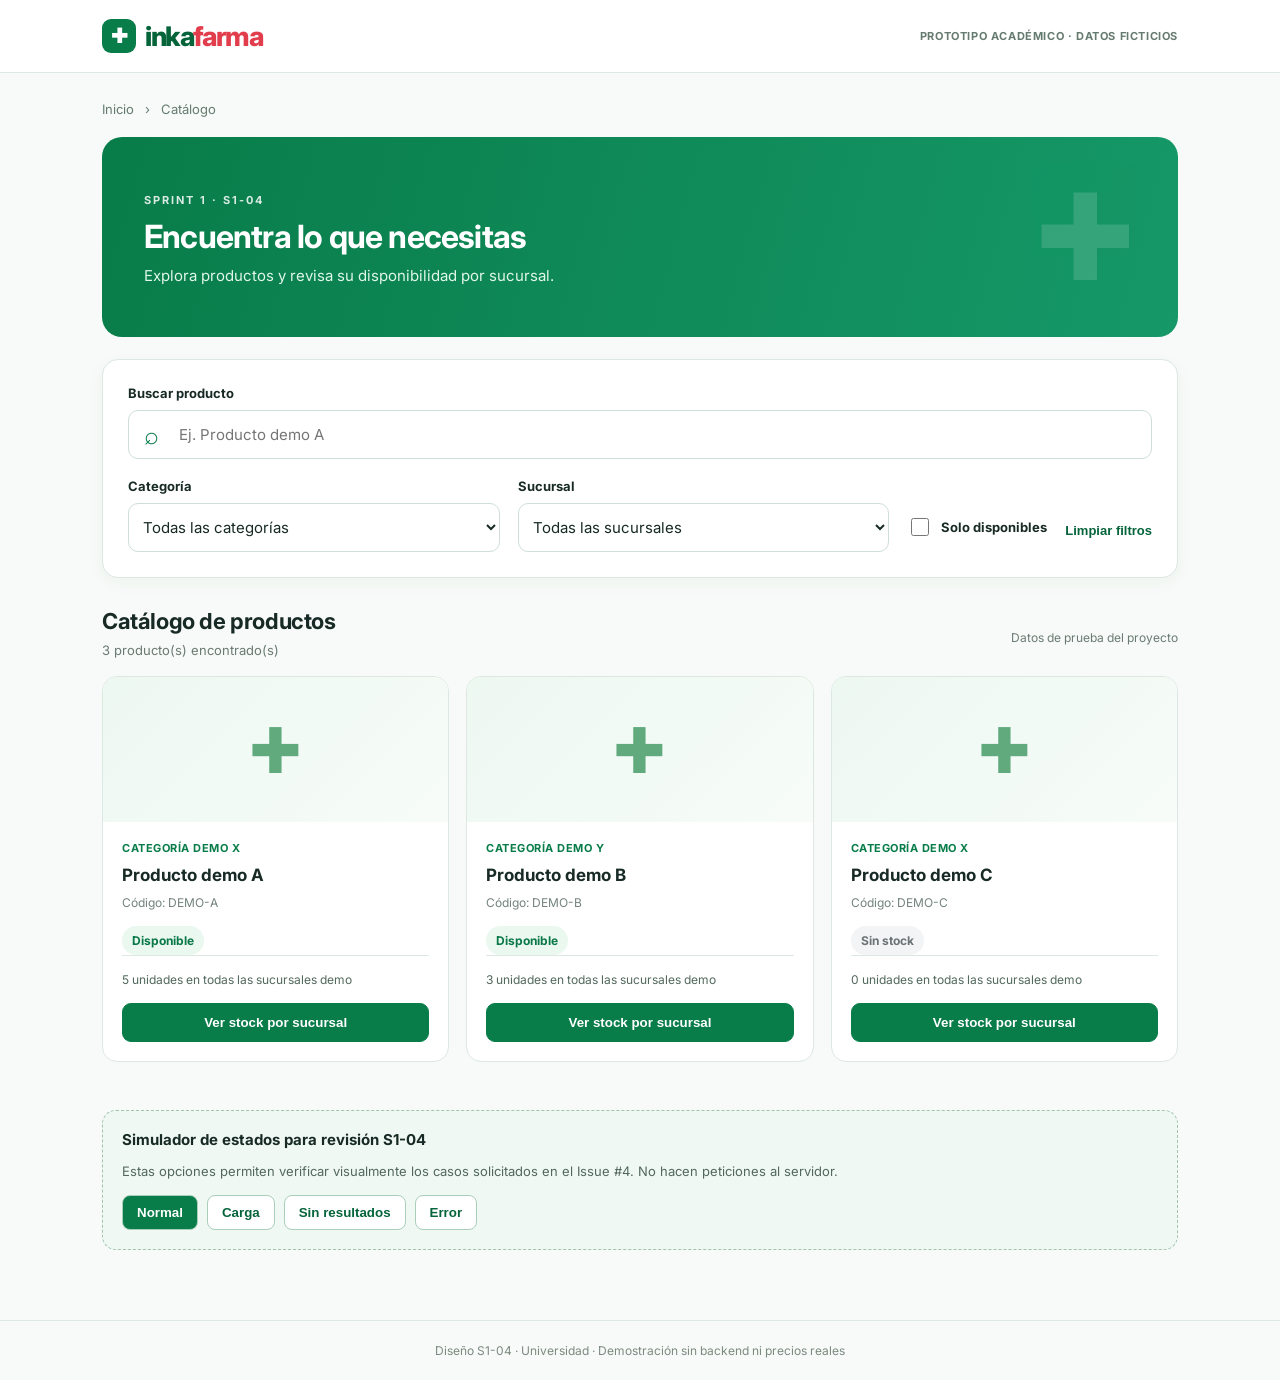
<file: docs/04-diseño/Inkafarma_S1-04_demo.html>
<!doctype html>
<html lang="es"><head><meta charset="utf-8"><meta name="viewport" content="width=device-width, initial-scale=1"><title>Inkafarma — prototipo S1-04</title><style>@import url('https://fonts.googleapis.com/css2?family=Inter:wght@400;500;600;700;800&display=swap');
:root{--green:#087c49;--green-dark:#05643a;--mint:#eaf8f0;--ink:#182a25;--muted:#62746e;--line:#dce8e1;--bg:#f7faf8}*{box-sizing:border-box}body{margin:0;background:var(--bg);color:var(--ink);font-family:Inter,Arial,sans-serif;font-size:15px}.top{background:white;border-bottom:1px solid var(--line)}.header-inner{max-width:1120px;margin:auto;display:flex;align-items:center;justify-content:space-between;padding:19px 22px}.brand{font-size:27px;letter-spacing:-1.4px;font-weight:800;color:var(--green-dark);display:flex;gap:9px;align-items:center}.brand-icon{background:var(--green);color:white;border-radius:9px;font-size:20px;line-height:34px;text-align:center;width:34px}.brand-accent{color:#e23d4d}.prototype{color:#667b70;font-size:11px;letter-spacing:.6px;font-weight:700}.shell{max-width:1120px;padding:24px 22px 70px;margin:auto}.crumb{font-size:13px;color:#667b70;margin:4px 0 20px}.crumb span{padding:0 7px}.hero{background:linear-gradient(105deg,#087c49,#169868);color:white;border-radius:20px;padding:40px 42px;display:flex;justify-content:space-between;align-items:center;overflow:hidden}.hero h1{font-size:32px;margin:9px 0 10px;letter-spacing:-.8px}.hero p{margin:0;color:#e1f7e9}.eyebrow{letter-spacing:2px;font-size:11px;font-weight:700;opacity:.85}.hero-decor{font-size:120px;opacity:.14;line-height:1}.controls{background:#fff;padding:25px;margin-top:22px;border-radius:16px;border:1px solid var(--line);box-shadow:0 5px 17px #11442b0a}label{display:block;font-weight:700;font-size:13px;margin-bottom:9px}.input-wrap{border:1px solid #cedfd5;border-radius:10px;display:flex;align-items:center;gap:12px;padding:0 15px;background:#fff}.input-wrap span{font-size:25px;color:var(--green)}input[type=text],input:not([type]),select{width:100%;border:0;background:white;color:var(--ink);font:inherit;padding:14px 8px;outline:none}.input-wrap:focus-within,select:focus-visible{outline:3px solid #90dfb8;outline-offset:1px}select{border:1px solid #cedfd5;border-radius:10px;min-width:0;padding:13px 10px}.filters{display:grid;grid-template-columns:1fr 1fr auto auto;gap:18px;align-items:end;margin-top:19px}.toggle{display:flex;gap:9px;align-items:center;padding:13px 0;margin:0;white-space:nowrap}.toggle input{accent-color:var(--green);width:18px;height:18px}.linkbtn{background:none;border:0;color:var(--green-dark);font-weight:700;font-size:13px;cursor:pointer;padding:14px 0}.linkbtn:hover{text-decoration:underline}.listing{padding:30px 0}.listing-head{display:flex;justify-content:space-between;align-items:center;margin-bottom:18px}.listing h2{font-size:22px;letter-spacing:-.4px;margin:0}.muted,.source-note{color:#6b7b73;font-size:13px;margin:8px 0 0}.source-note{font-size:12px}.cards{display:grid;grid-template-columns:repeat(3,minmax(0,1fr));gap:17px}.product{background:white;border:1px solid var(--line);border-radius:15px;overflow:hidden;display:flex;flex-direction:column}.art{background:linear-gradient(135deg,#edf8f1,#f7fcf9);height:145px;display:flex;align-items:center;justify-content:center;color:#61aa7e;font-size:63px}.product-body{padding:19px;flex:1;display:flex;flex-direction:column}.tag{color:var(--green);font-weight:700;font-size:11px;letter-spacing:.5px;text-transform:uppercase}.product h3{margin:10px 0;font-size:17px}.product .code{font-size:12px;color:#73837c;margin:0 0 16px}.pill{display:inline-block;font-weight:700;font-size:12px;border-radius:20px;padding:7px 10px;background:var(--mint);color:#0b7847}.pill.off{background:#f3f4f5;color:#6c7374}.product .bottom{border-top:1px solid var(--line);padding-top:14px;margin-top:auto}.availability{font-size:12px;line-height:1.7;margin:0 0 13px;color:#52685d}.action{background:var(--green);border:1px solid var(--green);color:white;border-radius:9px;padding:11px 13px;font-weight:700;cursor:pointer;width:100%}.action:hover{background:var(--green-dark)}.action:focus-visible,button:focus-visible,input:focus-visible{outline:3px solid #90dfb8;outline-offset:2px}.detail{margin-top:13px;background:#f5faf7;border-radius:8px;padding:11px;font-size:12px}.detail div{display:flex;justify-content:space-between;gap:8px;padding:7px 0}.detail div+div{border-top:1px solid var(--line)}.hidden{display:none!important}.status{text-align:center;background:white;border:1px dashed #c9dfd1;border-radius:15px;padding:42px 20px;color:#52685d}.status h3{color:var(--ink);margin:8px 0}.status .big{font-size:40px}.status button{width:auto;margin-top:12px;padding:12px 20px}.demo{margin-top:18px;border:1px dashed #a0c4ae;border-radius:14px;padding:19px;background:#f0f8f3}.demo p{font-size:13px;color:#52685d;line-height:1.5}.demo-actions{display:flex;gap:9px;flex-wrap:wrap}.sim{background:white;color:var(--green-dark);border:1px solid #a9ceba;border-radius:8px;padding:9px 14px;font-weight:600;cursor:pointer}.sim.active{background:var(--green);color:white}footer{text-align:center;border-top:1px solid var(--line);padding:22px;color:#7c8a80;font-size:12px}@media(max-width:850px){.filters{grid-template-columns:1fr 1fr}.cards{grid-template-columns:repeat(2,minmax(0,1fr))}}@media(max-width:570px){.header-inner{gap:12px}.brand{font-size:23px}.prototype{font-size:9px;text-align:right}.hero{padding:30px 23px}.hero h1{font-size:25px}.hero-decor{display:none}.filters{grid-template-columns:1fr}.cards{grid-template-columns:1fr}.listing-head{align-items:start;gap:8px}.source-note{text-align:right}.shell{padding-left:14px;padding-right:14px}}@media(prefers-reduced-motion:no-preference){button{transition:background .15s}}
</style></head>
<body><header class="top"><div class="header-inner"><div class="brand"><span class="brand-icon">✚</span><span>inka<span class="brand-accent">farma</span></span></div><span class="prototype">PROTOTIPO ACADÉMICO · DATOS FICTICIOS</span></div></header>
<main class="shell"><nav class="crumb" aria-label="Ruta">Inicio <span>›</span> Catálogo</nav><section class="hero"><div><span class="eyebrow">SPRINT 1 · S1-04</span><h1>Encuentra lo que necesitas</h1><p>Explora productos y revisa su disponibilidad por sucursal.</p></div><div class="hero-decor" aria-hidden="true">✚</div></section>
<section class="controls" aria-label="Buscar y filtrar productos"><div class="search-field"><label for="search">Buscar producto</label><div class="input-wrap"><span aria-hidden="true">⌕</span><input id="search" placeholder="Ej. Producto demo A" autocomplete="off"></div></div><div class="filters"><div><label for="category">Categoría</label><select id="category"><option value="">Todas las categorías</option></select></div><div><label for="branch">Sucursal</label><select id="branch"><option value="">Todas las sucursales</option></select></div><label class="toggle"><input type="checkbox" id="only-stock"> Solo disponibles</label><button type="button" id="clear" class="linkbtn">Limpiar filtros</button></div></section>
<section class="listing" aria-live="polite" aria-atomic="false"><div class="listing-head"><div><h2>Catálogo de productos</h2><p id="count" class="muted"></p></div><span class="source-note">Datos de prueba del proyecto</span></div><div id="status" role="status" class="status hidden"></div><div id="products" class="cards"></div></section>
<aside class="demo"><strong>Simulador de estados para revisión S1-04</strong><p>Estas opciones permiten verificar visualmente los casos solicitados en el Issue #4. No hacen peticiones al servidor.</p><div class="demo-actions"><button data-state="normal" class="sim active">Normal</button><button data-state="loading" class="sim">Carga</button><button data-state="empty" class="sim">Sin resultados</button><button data-state="error" class="sim">Error</button></div></aside>
</main><footer>Diseño S1-04 · Universidad · Demostración sin backend ni precios reales</footer><script>// Prototipo S1-04. Datos tomados de src/database/seed.sql. Sin backend.
'use strict';
const branches=[{code:'DEMO-NORTE',name:'Sucursal demo Norte'},{code:'DEMO-SUR',name:'Sucursal demo Sur'}];
const products=[{code:'DEMO-A',name:'Producto demo A',category:'Categoría demo X',stock:{'DEMO-NORTE':5,'DEMO-SUR':0}},{code:'DEMO-B',name:'Producto demo B',category:'Categoría demo Y',stock:{'DEMO-NORTE':0,'DEMO-SUR':3}},{code:'DEMO-C',name:'Producto demo C',category:'Categoría demo X',stock:{'DEMO-NORTE':0,'DEMO-SUR':0}}];
const $=id=>document.getElementById(id);
let mode='normal';
for(const category of [...new Set(products.map(p=>p.category))]){$('category').add(new Option(category,category));}
for(const branch of branches){$('branch').add(new Option(branch.name,branch.code));}
function quantity(p,code){return code?p.stock[code]:Object.values(p.stock).reduce((a,b)=>a+b,0);}
function safe(text){return String(text).replace(/[&<>"']/g,c=>({'&':'&amp;','<':'&lt;','>':'&gt;','"':'&quot;',"'":'&#39;'}[c]));}
function render(){
 const q=$('search').value.trim().toLocaleLowerCase('es'),cat=$('category').value,branch=$('branch').value,only=$('only-stock').checked;
 const list=products.filter(p=>p.name.toLocaleLowerCase('es').includes(q)&&(!cat||p.category===cat)&&(!only||quantity(p,branch)>0));
 const cards=$('products'),status=$('status');cards.innerHTML='';status.classList.add('hidden');
 $('count').textContent=mode==='normal'?`${list.length} producto(s) encontrado(s)`:'Estado simulado para revisión';
 if(mode==='loading'){status.innerHTML='<div class="big" aria-hidden="true">◌</div><h3>Cargando productos…</h3><p>Estamos consultando el catálogo.</p>';status.classList.remove('hidden');return;}
 if(mode==='error'){status.innerHTML='<div class="big" aria-hidden="true">⚠</div><h3>No pudimos cargar el catálogo</h3><p>Comprueba tu conexión e inténtalo de nuevo.</p><button class="action" id="retry">Reintentar</button>';status.classList.remove('hidden');$('retry').onclick=()=>setMode('normal');return;}
 if(mode==='empty'||list.length===0){status.innerHTML='<div class="big" aria-hidden="true">⌕</div><h3>No encontramos productos</h3><p>Prueba otro nombre, categoría o sucursal, o desactiva “Solo disponibles”.</p><button class="action" id="reset">Limpiar filtros</button>';status.classList.remove('hidden');$('reset').onclick=clear;return;}
 for(const p of list){let n=quantity(p,branch);const article=document.createElement('article');article.className='product';article.innerHTML=`<div class="art" aria-hidden="true">✚</div><div class="product-body"><span class="tag">${safe(p.category)}</span><h3>${safe(p.name)}</h3><p class="code">Código: ${safe(p.code)}</p><div><span class="pill ${n?'':'off'}">${n?'Disponible':'Sin stock'}</span></div><div class="bottom"><p class="availability">${branch?`${n} unidades en sucursal seleccionada`:`${n} unidades en todas las sucursales demo`}</p><button class="action detail-toggle" type="button" aria-expanded="false">Ver stock por sucursal</button><div class="detail hidden">${branches.map(b=>`<div><span>${safe(b.name)}</span><strong>${p.stock[b.code]} unidades</strong></div>`).join('')}</div></div></div>`;cards.appendChild(article);}
 for(const btn of cards.querySelectorAll('.detail-toggle'))btn.addEventListener('click',()=>{const detail=btn.nextElementSibling;const open=detail.classList.toggle('hidden')===false;btn.setAttribute('aria-expanded',String(open));btn.textContent=open?'Ocultar disponibilidad':'Ver stock por sucursal';});
}
function setMode(next){mode=next;document.querySelectorAll('.sim').forEach(b=>b.classList.toggle('active',b.dataset.state===next));render();}
function clear(){$('search').value='';$('category').value='';$('branch').value='';$('only-stock').checked=false;setMode('normal');}
for(const id of ['search','category','branch','only-stock'])$(id).addEventListener(id==='search'?'input':'change',()=>setMode('normal'));
$('clear').addEventListener('click',clear);document.querySelectorAll('.sim').forEach(b=>b.addEventListener('click',()=>setMode(b.dataset.state)));render();
</script></body></html>
</file>
